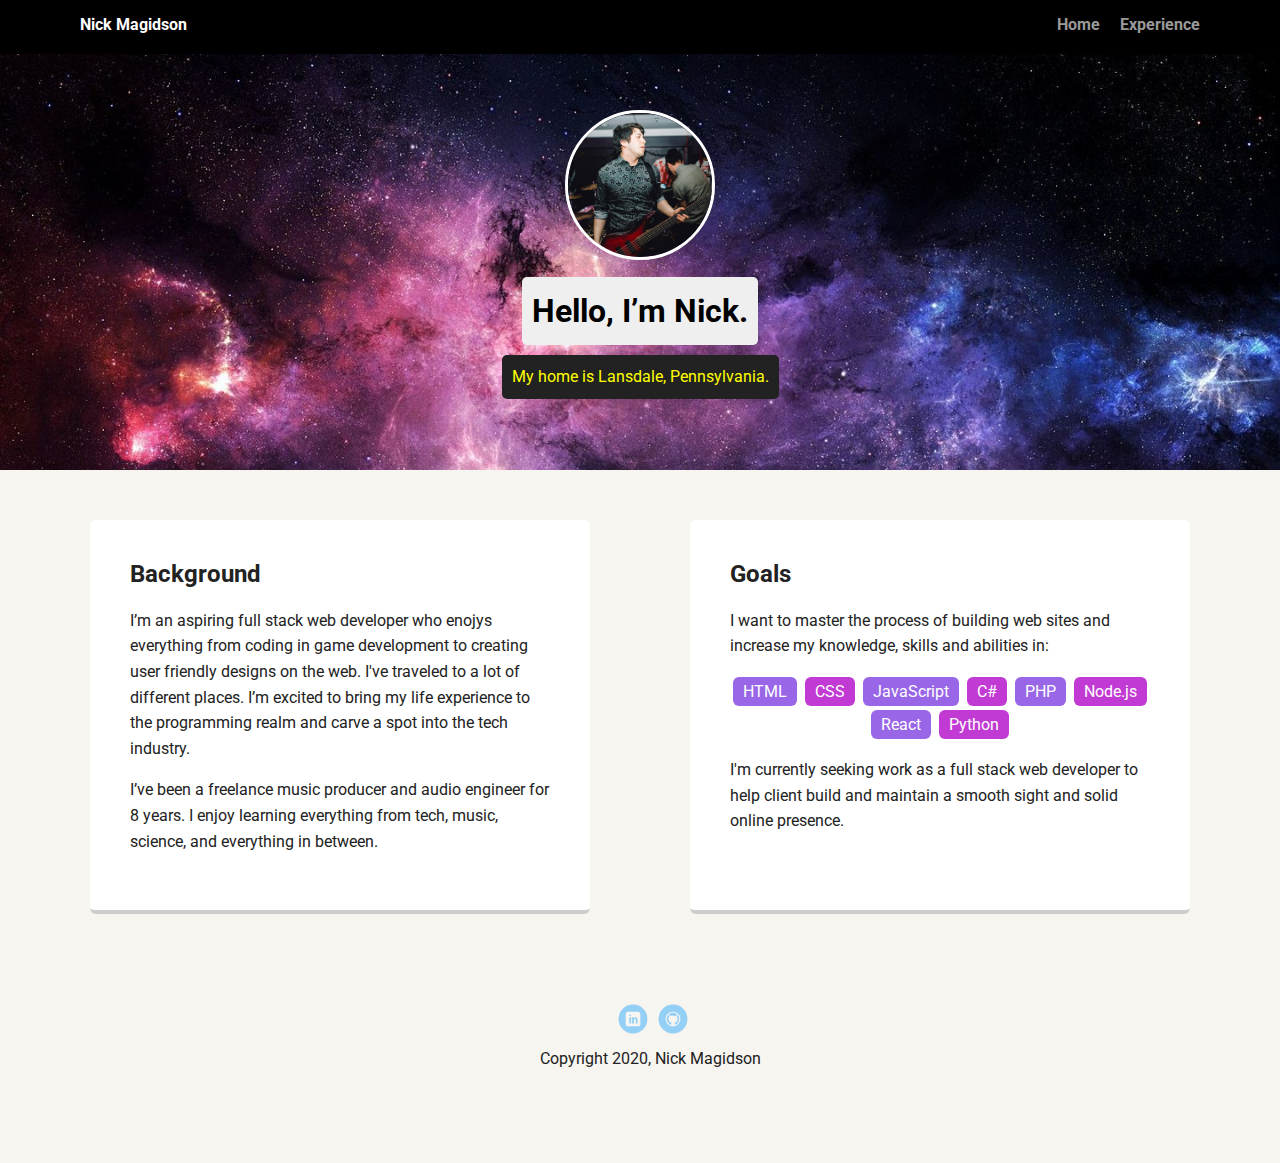
<file: index.html>
<!doctype html>
<html lang="en">
<head>
  <meta charset="utf-8">
  <title>Nick M's Profile</title>
  <meta name="viewport" content="width=device-width, initial-scale=1.0">
  <link rel="stylesheet" href="styles.css">
  <link href="https://fonts.googleapis.com/css?family=Muli%7CRoboto:400,300,500,700,900" rel="stylesheet"></head>
  <body>

    <div class="main-nav">
        <ul class="nav">
          <li class="name">Nick Magidson</li>
          <li><a href="index.html">Home</a></li>
          <li><a href="experience.html">Experience</a></li>
        </ul>
    </div>

    <header>
      <img src="images/Profile.jpg" alt="Picture of Nick" class="profile-image">
      <h1 class="tag name">Hello, I’m Nick.</h1>
      <p class="tag location">My home is Lansdale, Pennsylvania.</p>
    </header>

    <main class="flex">
      <div class="card">
        <h2>Background</h2>
        <p>I’m an aspiring full stack web developer who enojys everything from coding in game development to creating user friendly designs on the web. I've traveled to a lot of different places. I’m excited to bring my life experience to the programming realm and carve a spot into the tech industry.</p>
        <p>I’ve been a freelance music producer and audio engineer for 8 years. I enjoy learning everything from tech, music, science, and everything in between.</p>
      </div> 

      <div class="card">
        <h2>Goals</h2>
        <p>I want to master the process of building web sites and increase my knowledge, skills and abilities in:</p>
        <ul class="skills">
          <li>HTML</li>
          <li>CSS</li>
          <li>JavaScript</li>
          <li>C#</li>
          <li>PHP</li>
          <li>Node.js</li>
          <li>React</li>
          <li>Python</li>
        </ul>
        <p>I'm currently seeking work as a full stack web developer to help client build and maintain a smooth sight and solid online presence.</p>
      </div> 

    </main>
    <footer>
      <ul>
        <li><a href="https://www.linkedin.com/in/nick-magidson-4bbb911a9/" class="social linkedin">LinkedIn</a></li>
        <li><a href="https://github.com/NickMagidson" class="social github">Github</a></li>
      </ul>
      <p class="copyright">Copyright 2020, Nick Magidson</p>
    </footer>
  </body>
  </html>
</file>
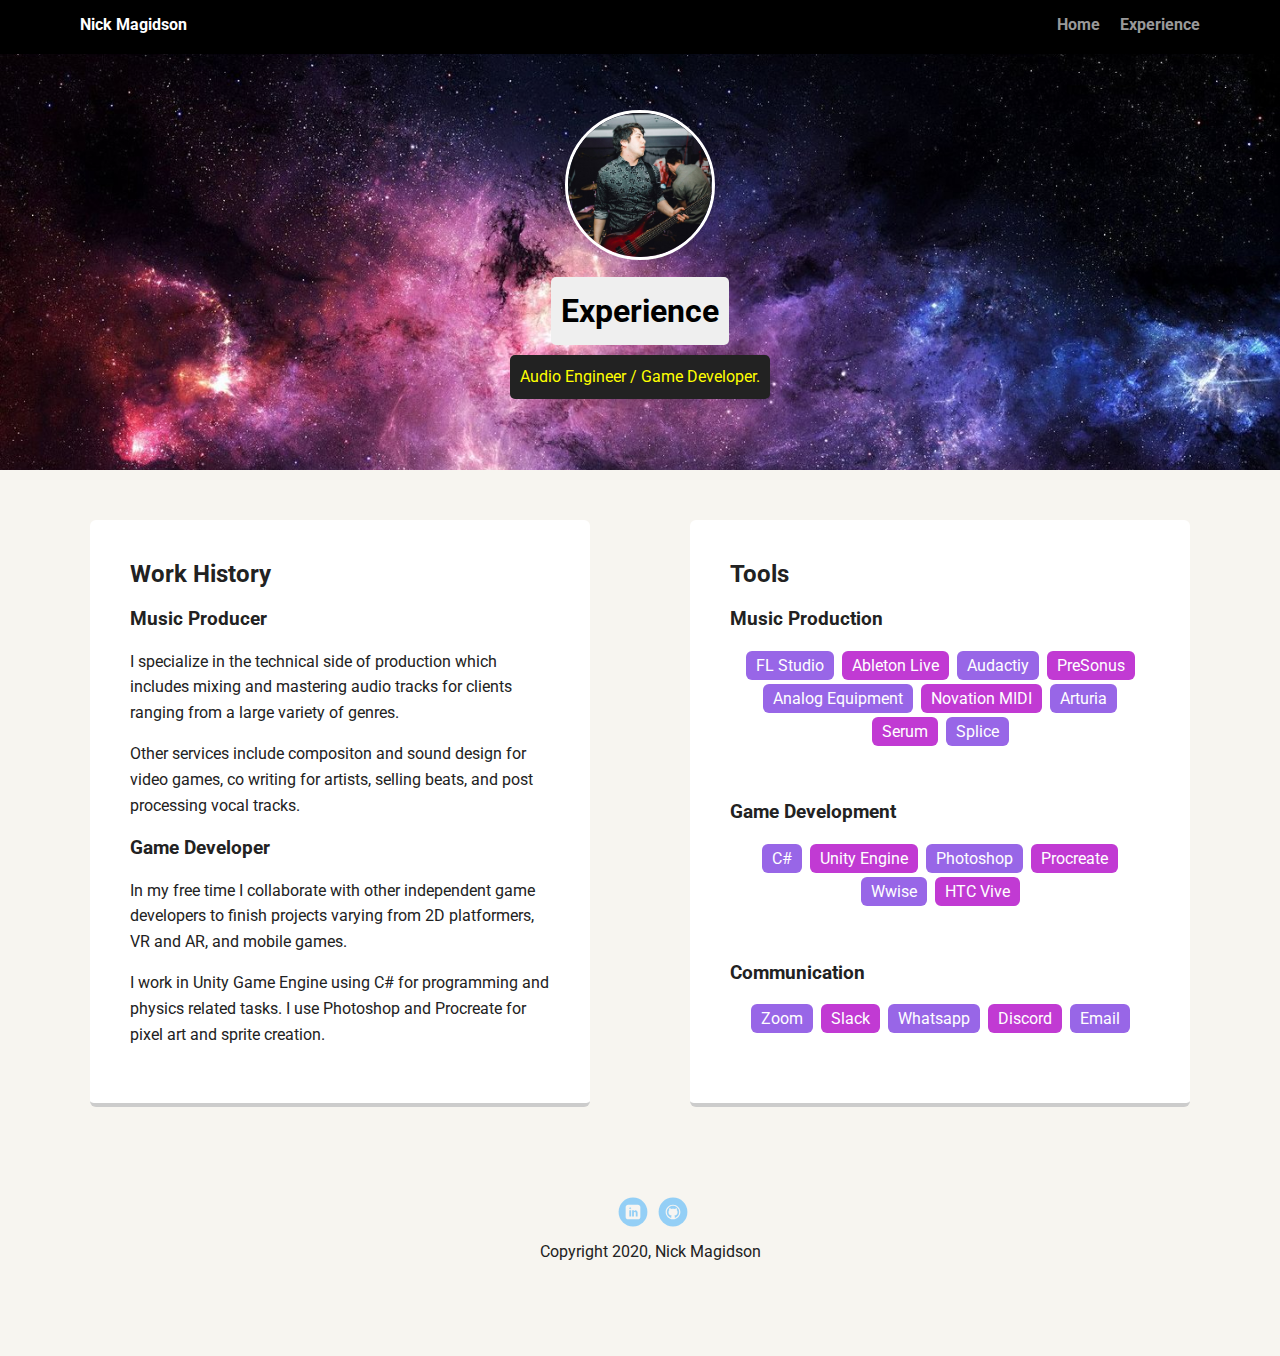
<file: experience.html>
<!doctype html>
<html lang="en">
<head>
  <meta charset="utf-8">
  <title>Nick M's Profile</title>
  <meta name="viewport" content="width=device-width, initial-scale=1.0">
  <link rel="stylesheet" href="styles.css">
  <link href="https://fonts.googleapis.com/css?family=Muli%7CRoboto:400,300,500,700,900" rel="stylesheet"></head>
  <body>

    <div class="main-nav">
        <ul class="nav">
          <li class="name">Nick Magidson</li>
          <li><a href="index.html">Home</a></li>
          <li><a href="experience.html">Experience</a></li>
        </ul>
    </div>

    <header>
        <img src="images/Profile.jpg" alt="Picture of Nick" class="profile-image">
        <h1 class="tag name">Experience</h1>
        <p class="tag location">Audio Engineer / Game Developer.</p>
      </header>

      <main class="flex">
        <div class="card">
          <h2>Work History</h2>
            <h3>Music Producer</h3>
                <p>I specialize in the technical side of production which includes mixing and mastering audio tracks for clients ranging from a large variety of genres.</p>
                <p>Other services include compositon and sound design for video games, co writing for artists, selling beats, and post processing vocal tracks.</p>
            <h3>Game Developer</h3>
                <P>In my free time I collaborate with other independent game developers to finish projects varying from 2D platformers, VR and AR, and mobile games.</P> 
                <p>I work in Unity Game Engine using C# for programming and physics related tasks. I use Photoshop and Procreate for pixel art and sprite creation.</p>  
        </div>

        <div class="card">
            <h2>Tools</h2>

            <h3>Music Production</h3>
            <ul class="skills">
                <li>FL Studio</li>
                <li>Ableton Live</li>
                <li>Audactiy</li>
                <li>PreSonus</li>
                <li>Analog Equipment</li>
                <li>Novation MIDI</li>
                <li>Arturia</li>
                <li>Serum</li>
                <li>Splice</li>
            </ul>
            <br>
            <h3>Game Development</h3>
            <ul class="skills">
                <li>C#</li>
                <li>Unity Engine</li>
                <li>Photoshop</li>
                <li>Procreate</li>
                <li>Wwise</li>
                <li>HTC Vive</li>
            </ul>
            <br>
            <h3>Communication</h3>
            <ul class="skills">
                <li>Zoom</li>
                <li>Slack</li>
                <li>Whatsapp</li>
                <li>Discord</li>
                <li>Email</li>
            </ul>

        </div>
        </main>

    <footer>
      <ul>
        <li><a href="https://www.linkedin.com/in/nick-magidson-4bbb911a9/" class="social linkedin">LinkedIn</a></li>
        <li><a href="https://github.com/NickMagidson" class="social github">Github</a></li>
      </ul>
      <p class="copyright">Copyright 2020, Nick Magidson</p>
    </footer>
    </body>
</html>
</file>
<file: styles.css>
/* Global Layout Set-up */
* { 
  box-sizing: border-box;
}
  
body {
  margin: 0;
  padding: 0;
  text-align: center;
  font-family: 'Roboto', sans-serif;
  color: #222;
  background: #f7f5f0;
}
/* Link Styles */

a {
  text-decoration: none;
  color: #999;
}
a:hover {
  color: #6633ff;
}

/* Section Styles */

.main-nav {
  width: 100%;
  background: black;
  min-height: 30px;
  padding: 10px;
  position: fixed;
  text-align: center;
}
.nav {
  display: flex;
  justify-content: space-around;
  font-weight: 700;
  list-style-type: none;
  margin: 0 auto;
  padding: 0;
}

.nav .name {
    display: block;
    margin-right: auto;
    color: white;
}
.nav li {
  padding: 5px 10px 10px 10px;
}
.nav a {
  transition: all .5s;
}
.nav a:hover {
  color: white
}

header {
  text-align: center;
  background: url('images/Background.jpg') no-repeat top center ;
  background-size: cover;
  overflow: hidden;
  padding-top: 60px;
}
header {
  line-height: 1.5;
}
header .profile-image {
  margin-top: 50px;
  width: 150px;
  height: 150px;
  border-radius: 50%;
  border: 3px solid white;
  transition: all .5s;
}
header .profile-image:hover {
  transform: scale(1.2) rotate(5deg);
}
.tag {
  background-color: #efefef;
  color: black;
  padding: 10px;
  border-radius: 5px;
  display: table;
  margin: 10px auto;
} 
.location {
  background-color: #222;
  color: yellow;
}
.card {
  margin: 30px;
  padding: 20px 40px 40px;
  max-width: 500px;
  text-align: left;
  background: #fff;
  border-bottom: 4px solid #ccc;
  border-radius: 6px;
  transition: all .5s;
}
.card:hover {
  border-color: #cd73f7;
}

ul.skills {
  padding: 0;
  text-align: center;
}

.skills li {
  border-radius: 6px;
  display: inline-block;
  background: #c13ad3;
  color: white;
  padding: 5px 10px;
  margin: 2px;
}

.skills li:nth-child(odd) {
  background: #9866e7;
}

footer {
  width: 100%;
  min-height: 30px;
  padding: 20px 0 40px 20px;
}

footer .copyright {
  top: -8px;
  font-size: .75em;
}

footer ul {
  list-style-type: none;
  margin: 0;
  padding: 0;
}

footer ul li {
  display: inline-block;
}

a.social {
  display: inline-block;
  text-indent: -9999px;
  margin-left: 5px;
  width: 30px;
  height: 30px;
  background-size: 30px 30px;
  opacity: .4;
  transition: all .5s;
}
a.twitter {
  background-image: url(images/twitter.svg);
}
a.linkedin {
  background-image: url(images/linkedin.svg);
}
a.github {
  background-image: url(images/github.svg);
}
a.social:hover {
  opacity: 1;
}
.clearfix {
  clear: both;
}

/* Styles for larger screens */
@media screen and (min-width: 720px) {
  
  .flex {
      display: -ms-flexbox;      /* TWEENER - IE 10 */
      display: flex; 
      max-width: 1200px;
      -ms-flex-pack: distribute;
      justify-content: space-around;
      margin: 0 auto;
  }

  header {
    min-height: 470px;
  }

  .nav {
    max-width: 1200px;
    padding: 0 30px;
  }


  main {
    padding-top: 20px;
  }

  main p {
    line-height: 1.6em;
  }

  footer {
    font-size: 1.3em;
    max-width: 1200px;
    margin: 40px auto;
  }

}
</file>
